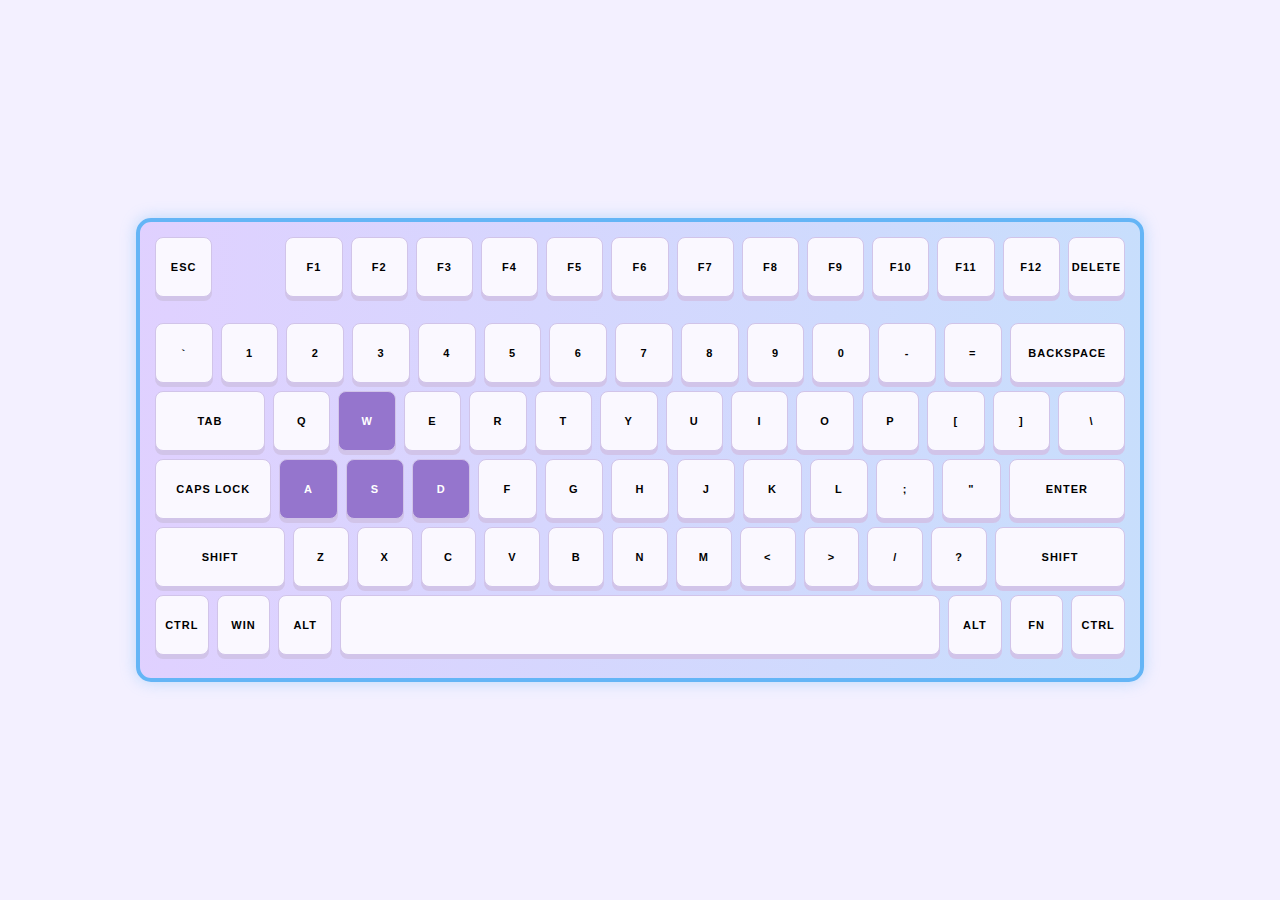
<file: VirtualKeyboard/index.html>
<!DOCTYPE html>
<html lang="en">
  <head>
    <meta charset="UTF-8" />
    <meta name="viewport" content="width=device-width, initial-scale=1.0" />
    <title>Virtual Keyboard</title>
    <link rel="stylesheet" href="style.css" />
  </head>
  <body class="">
    <div class="container">
        </div>
      </div>
      <div class="keyboard_wrap active">
        <div class="keyboard_keys">
          <div class="row">
            <div class="keys">ESC</div>
            <div class="empty_key"></div>
            <div class="keys">F1</div>
            <div class="keys">F2</div>
            <div class="keys">F3</div>
            <div class="keys">F4</div>
            <div class="keys">F5</div>
            <div class="keys">F6</div>
            <div class="keys">F7</div>
            <div class="keys">F8</div>
            <div class="keys">F9</div>
            <div class="keys">F10</div>
            <div class="keys">F11</div>
            <div class="keys">F12</div>
            <div class="keys delete_key">Delete</div>
          </div><br>
          <div class="row">
            <div class="keys">`</div>
            <div class="keys">1</div>
            <div class="keys">2</div>
            <div class="keys">3</div>
            <div class="keys">4</div>
            <div class="keys">5</div>
            <div class="keys">6</div>
            <div class="keys">7</div>
            <div class="keys">8</div>
            <div class="keys">9</div>
            <div class="keys">0</div>
            <div class="keys">-</div>
            <div class="keys">=</div>
            <div class="keys backspace_key">Backspace</div>
          </div>
          <div class="row">
            <div class="keys tab_key">Tab</div>
            <div class="keys">Q</div>
            <div class="keys keys_color active">W</div>
            <div class="keys">E</div>
            <div class="keys">R</div>
            <div class="keys">T</div>
            <div class="keys">Y</div>
            <div class="keys">U</div>
            <div class="keys">I</div>
            <div class="keys">O</div>
            <div class="keys">P</div>
            <div class="keys">[</div>
            <div class="keys">]</div>
            <div class="keys slash_key">\</div>
          </div>
          <div class="row">
            <div class="keys caps_lock_key">Caps Lock</div>
            <div class="keys keys_color active">A</div>
            <div class="keys keys_color active">S</div>
            <div class="keys keys_color active">D</div>
            <div class="keys">F</div>
            <div class="keys">G</div>
            <div class="keys">H</div>
            <div class="keys">J</div>
            <div class="keys">K</div>
            <div class="keys">L</div>
            <div class="keys">;</div>
            <div class="keys">"</div>
            <div class="keys enter_key">Enter</div>
          </div>
          <div class="row">
            <div class="keys shift_key shifr_left">Shift</div>
            <div class="keys">Z</div>
            <div class="keys">X</div>
            <div class="keys">C</div>
            <div class="keys">V</div>
            <div class="keys">B</div>
            <div class="keys">N</div>
            <div class="keys">M</div>
            <div class="keys">&lt;</div>
            <div class="keys">&gt;</div>
            <div class="keys">/</div>
            <div class="keys">?</div>
            <div class="keys shift_key shifr_right">Shift</div>
          </div>
          <div class="row">
            <div class="keys ctrl_key ctrl_left">Ctrl</div>
            <div class="keys win_key">Win</div>
            <div class="keys alt_key alt_left">Alt</div>
            <div class="keys space_key"></div>
            <div class="keys alt_key alt_right">Alt</div>
            <div class="keys">Fn</div>
            <div class="keys ctrl_key ctrl_right">Ctrl</div>
          </div>
        </div>
      </div>
    </div>
  </body>
</html>
</file>
<file: VirtualKeyboard/style.css>
* {
    margin: 0;
    padding: 0;
    box-sizing: border-box;
  }
  
  body {
    font-family: Arial, Helvetica, sans-serif;
    transition: 0.2s;
    display: flex;
    justify-content: center;
    align-items: center;
    min-height: 100vh;
    background-color: #f3f0ff; /* Soft lavender background */
    flex-direction: column;
    padding: 20px;
  }
  
  .keyboard_wrap {
    max-width: 1008px;
    width: 100%;
    background: linear-gradient(135deg, #d1c4e9, #90caf9); /* Purple + Blue gradient */
    overflow: hidden;
    position: relative;
    padding: 15px;
    border-radius: 15px;
    border: 4px solid #64b5f6; /* Soft blue border */
    box-shadow: 0 0 15px rgba(100, 181, 246, 0.4);
  }
  
  .keyboard_wrap.active {
    background: linear-gradient(
      90deg,
      rgba(179, 136, 255, 0.3) 0%,   /* Soft purple */
      rgba(100, 181, 246, 0.3) 100%  /* Soft blue */
    );
  }
  
  .row {
    display: flex;
    gap: 8px;
    margin-bottom: 8px;
    justify-content: center;
  }
  
  .keys {
    width: 60px;
    height: 60px;
    background-color: #faf8ff; /* Lightest purple-tinted white */
    display: flex;
    justify-content: center;
    align-items: center;
    transition: all 0.2s ease;
    border-radius: 8px;
    font-weight: bold;
    text-transform: uppercase;
    letter-spacing: 1px;
    font-size: 11px;
    cursor: pointer;
    box-shadow: 0 4px 0 #d1c4e9;
    border: 1px solid #d1c4e9;
  }
  
  .keys:hover {
    background-color: #ede7f6;
  }
  
  .keys:active {
    background-color: #fff9c4; /* Light yellow on click */
    transform: translateY(4px);
    box-shadow: 0 1px 0 #bdb76b;
    color: #333;
  }
  
  .backspace_key {
    width: 120px;
  }
  
  .tab_key {
    width: 115px;
  }
  
  .slash_key {
    width: 70px;
  }
  
  .caps_lock_key {
    width: 120px;
  }
  
  .enter_key {
    width: 120px;
  }
  
  .shift_key {
    width: 140px;
  }
  
  .space_key {
    max-width: 600px;
    width: 100%;
  }
  
  .empty_key {
    width: 60px;
    background-color: transparent;
    box-shadow: none;
    cursor: default;
  }
  
  .keys.keys_color.keys {
    background-color: #9575cd; /* Soft purple for special keys */
    color: white;
  }
  
  .keys.keys_color.keys:active {
    background-color: #fff9c4; /* Light yellow on click */
    transform: translateY(4px);
    box-shadow: 0 1px 0 #bdb76b;
    color: #333;
  }
</file>
